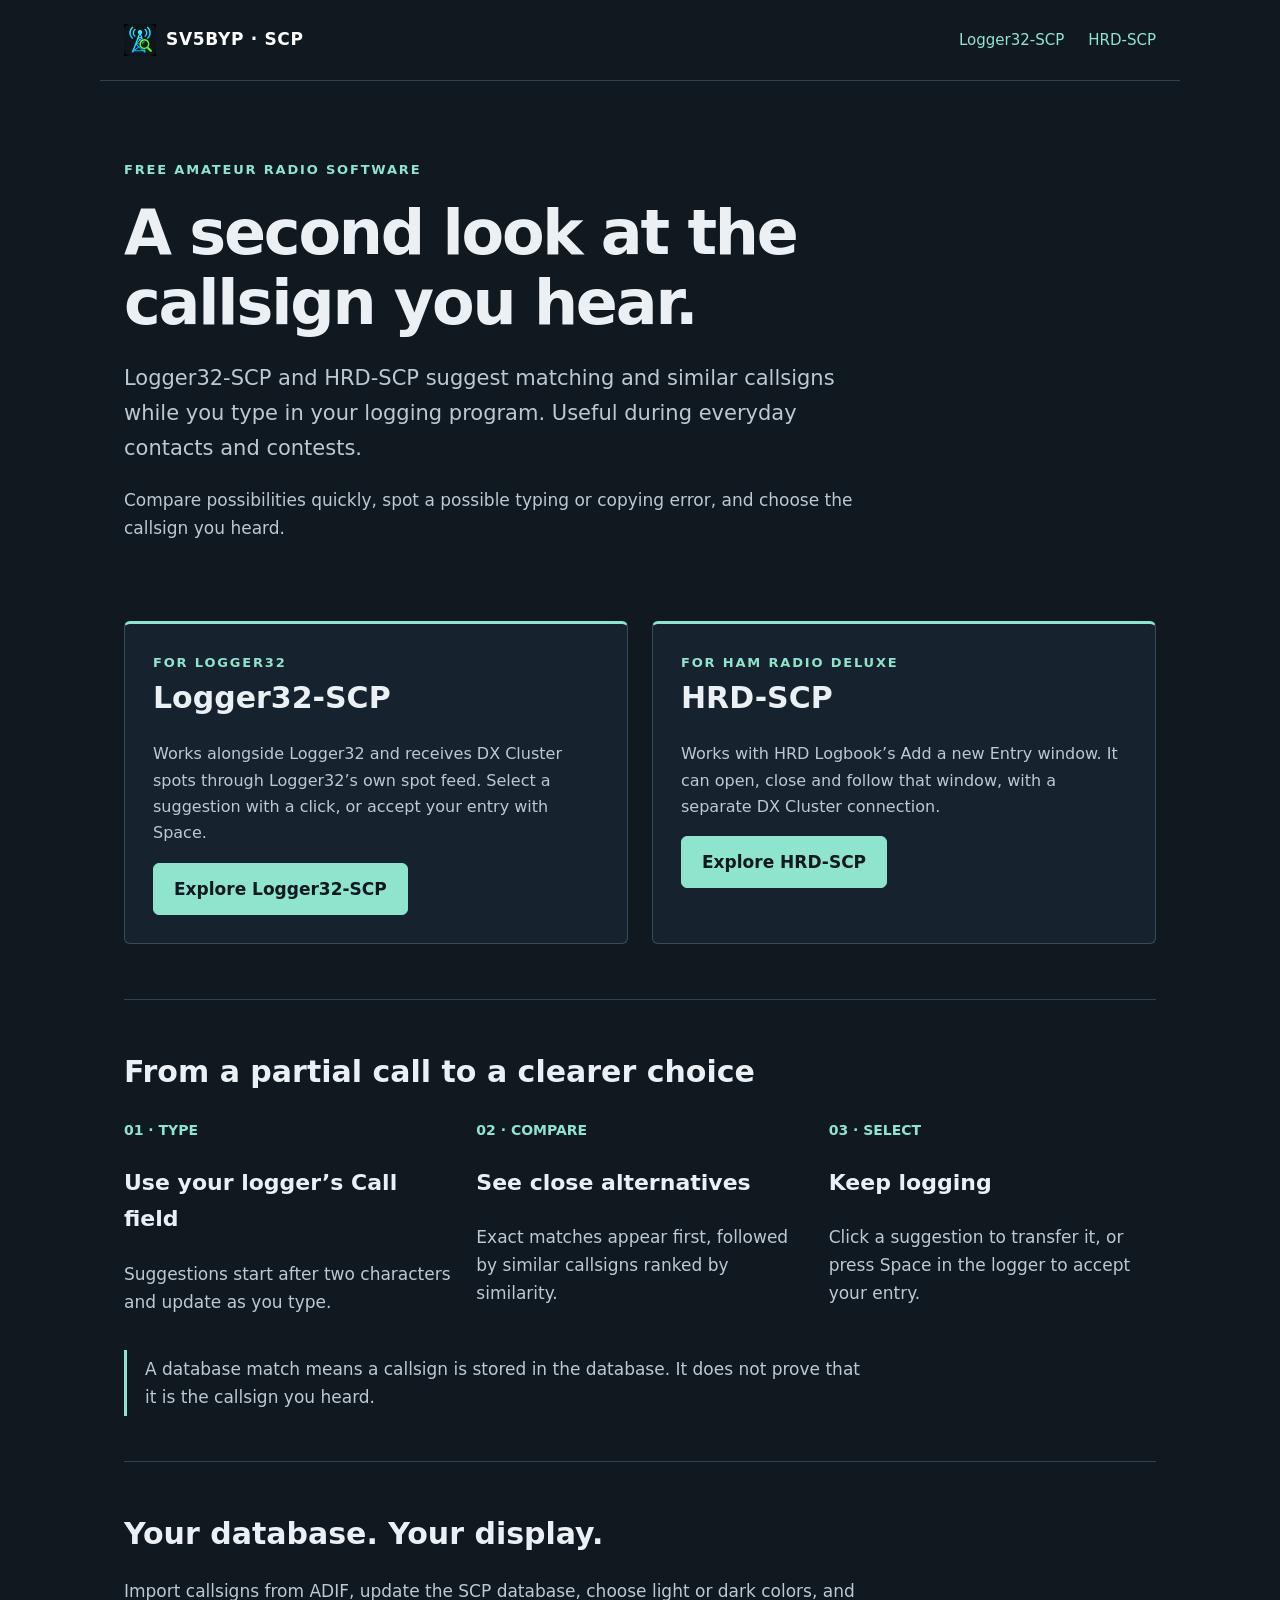
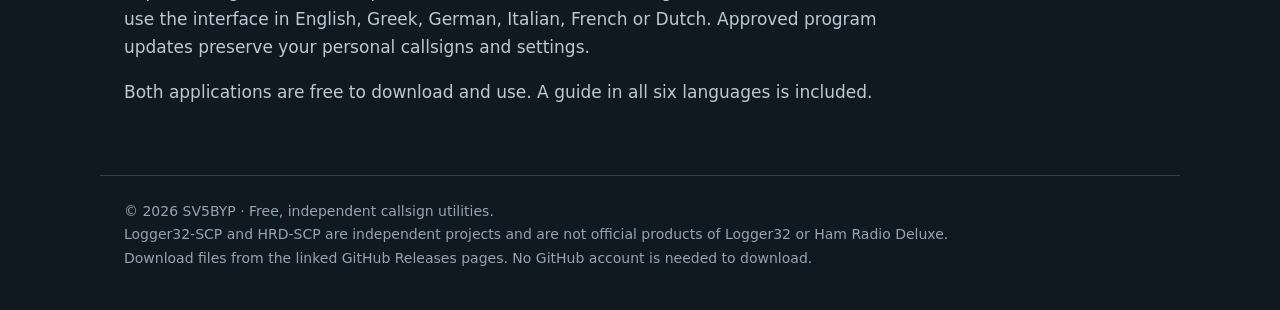
<file: index.html>
<!doctype html><html lang="en"><head><meta charset="utf-8"><meta name="viewport" content="width=device-width,initial-scale=1"><title>Logger32-SCP & HRD-SCP — Free Callsign Assistants | SV5BYP</title><meta name="description" content="Free Windows callsign assistants for Logger32 and Ham Radio Deluxe. Compare similar callsigns while typing, import ADIF and receive DX Cluster suggestions."><meta name="robots" content="index,follow"><link rel="canonical" href="https://sv5byp.github.io/"><meta property="og:type" content="website"><meta property="og:title" content="Logger32-SCP & HRD-SCP — Free Callsign Assistants | SV5BYP"><meta property="og:description" content="Free Windows callsign assistants for Logger32 and Ham Radio Deluxe. Compare similar callsigns while typing, import ADIF and receive DX Cluster suggestions."><meta property="og:url" content="https://sv5byp.github.io/"><link rel="icon" href="favicon.ico"><link rel="stylesheet" href="style.css"></head><body><header><a class="brand" href="./"><img class="icon" src="favicon.ico" alt="">SV5BYP · SCP</a><nav aria-label="Main navigation"><a href="logger32-scp.html">Logger32-SCP</a><a href="hrd-scp.html">HRD-SCP</a></nav></header><main><section class="hero"><div class="eyebrow">Free amateur radio software</div><h1>A second look at the callsign you hear.</h1><p class="intro">Logger32-SCP and HRD-SCP suggest matching and similar callsigns while you type in your logging program. Useful during everyday contacts and contests.</p><p>Compare possibilities quickly, spot a possible typing or copying error, and choose the callsign you heard.</p></section><div class="programs"><article class="program"><div class="eyebrow">For Logger32</div><h2>Logger32-SCP</h2><p>Works alongside Logger32 and receives DX Cluster spots through Logger32’s own spot feed. Select a suggestion with a click, or accept your entry with Space.</p><a class="button primary" href="logger32-scp.html">Explore Logger32-SCP</a></article><article class="program"><div class="eyebrow">For Ham Radio Deluxe</div><h2>HRD-SCP</h2><p>Works with HRD Logbook’s Add a new Entry window. It can open, close and follow that window, with a separate DX Cluster connection.</p><a class="button primary" href="hrd-scp.html">Explore HRD-SCP</a></article></div><section class="section"><h2>From a partial call to a clearer choice</h2><div class="steps"><article><span>01 · TYPE</span><h3>Use your logger’s Call field</h3><p>Suggestions start after two characters and update as you type.</p></article><article><span>02 · COMPARE</span><h3>See close alternatives</h3><p>Exact matches appear first, followed by similar callsigns ranked by similarity.</p></article><article><span>03 · SELECT</span><h3>Keep logging</h3><p>Click a suggestion to transfer it, or press Space in the logger to accept your entry.</p></article></div><p class="note">A database match means a callsign is stored in the database. It does not prove that it is the callsign you heard.</p></section><section class="section"><h2>Your database. Your display.</h2><p>Import callsigns from ADIF, update the SCP database, choose light or dark colors, and use the interface in English, Greek, German, Italian, French or Dutch. Approved program updates preserve your personal callsigns and settings.</p><p>Both applications are free to download and use. A guide in all six languages is included.</p></section></main><footer>© 2026 SV5BYP · Free, independent callsign utilities.<br>Logger32-SCP and HRD-SCP are independent projects and are not official products of Logger32 or Ham Radio Deluxe.<br>Download files from the linked GitHub Releases pages. No GitHub account is needed to download.</footer></body></html>
</file>
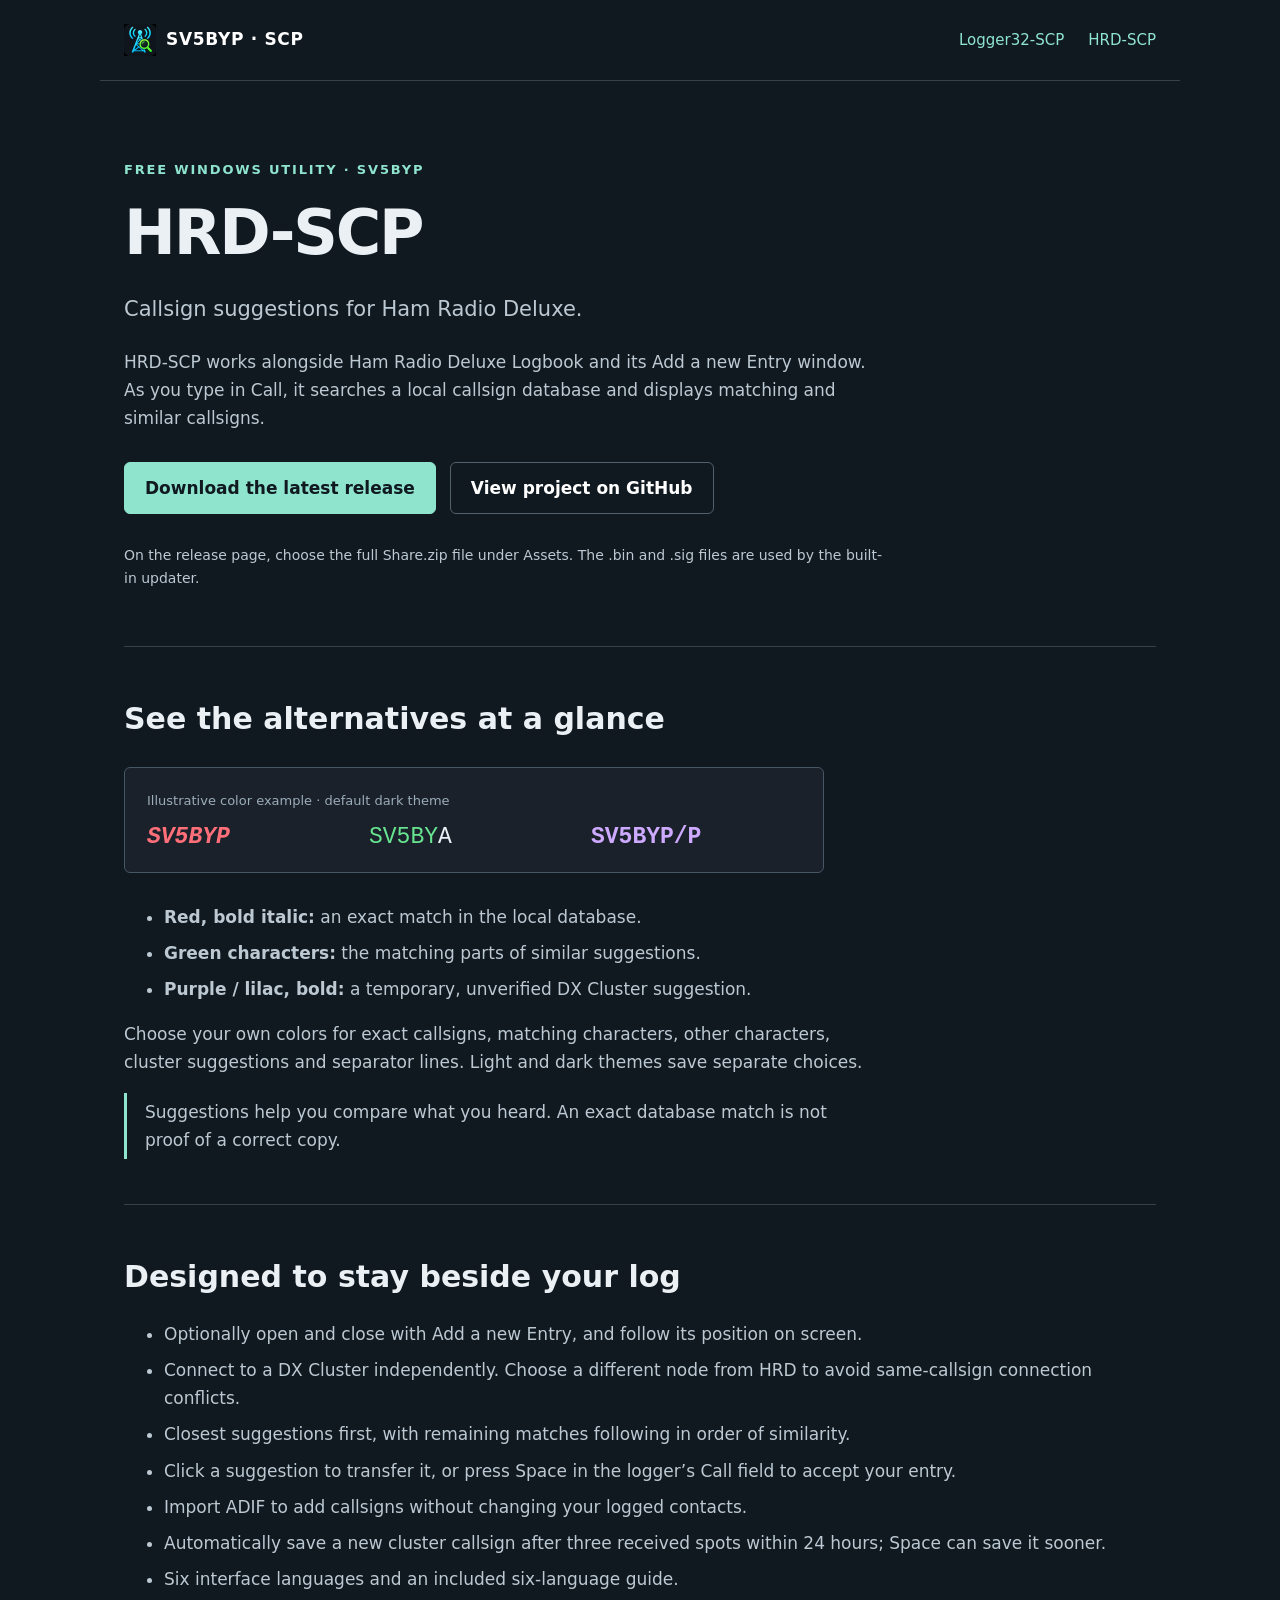
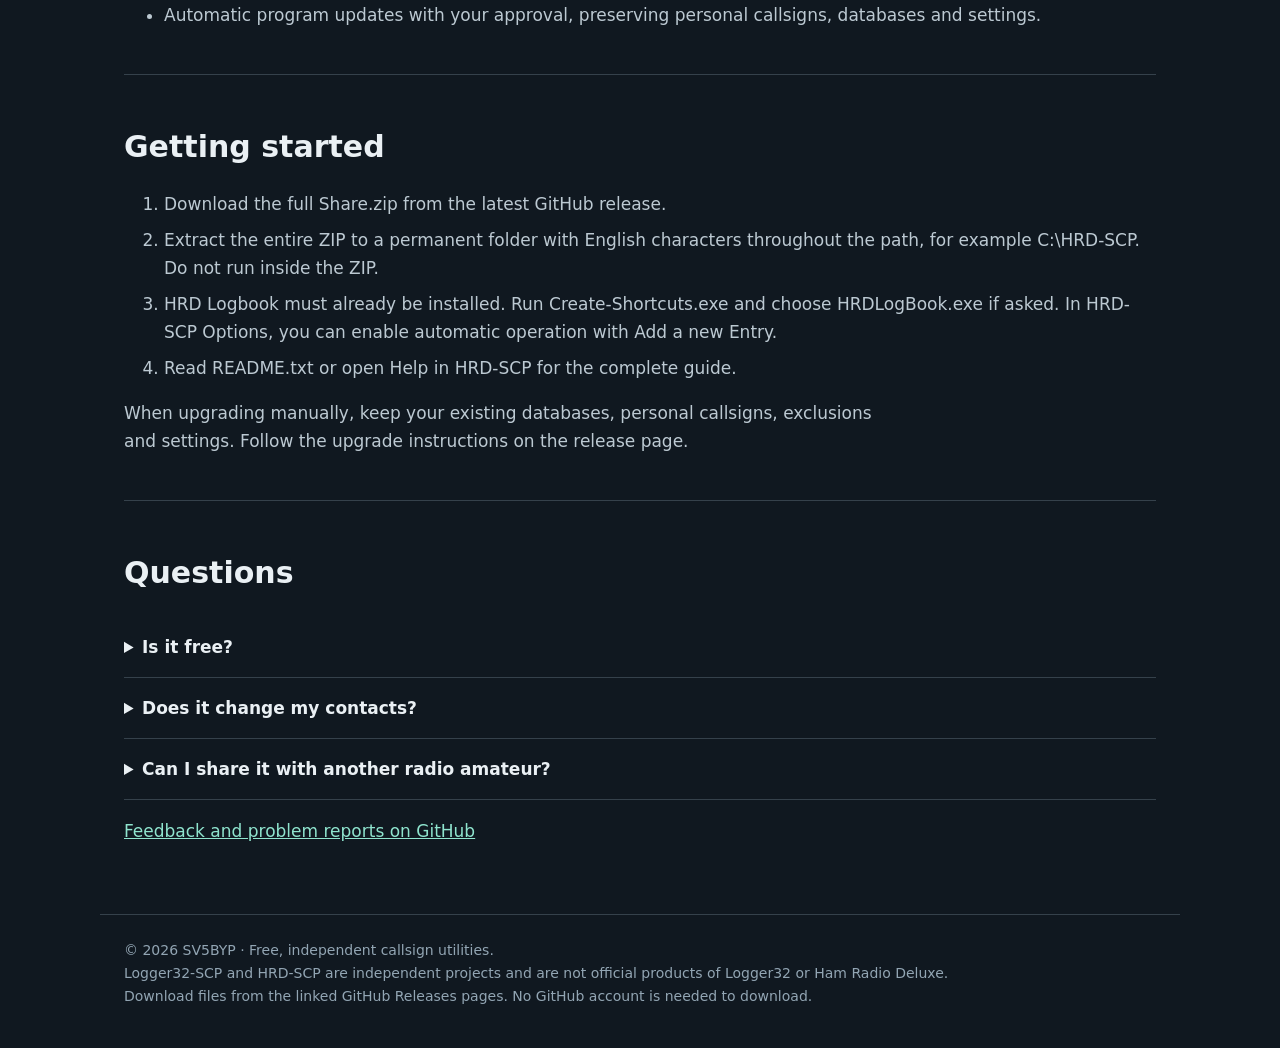
<file: hrd-scp.html>
<!doctype html><html lang="en"><head><meta charset="utf-8"><meta name="viewport" content="width=device-width,initial-scale=1"><title>HRD-SCP — Free Callsign Assistant for Ham Radio Deluxe | SV5BYP</title><meta name="description" content="HRD-SCP works alongside Ham Radio Deluxe Logbook and its Add a new Entry window. Similar callsign search, ADIF import, adjustable colors and approved automatic updates."><meta name="robots" content="index,follow"><link rel="canonical" href="https://sv5byp.github.io/hrd-scp.html"><meta property="og:type" content="website"><meta property="og:title" content="HRD-SCP — Free Callsign Assistant for Ham Radio Deluxe | SV5BYP"><meta property="og:description" content="HRD-SCP works alongside Ham Radio Deluxe Logbook and its Add a new Entry window. Similar callsign search, ADIF import, adjustable colors and approved automatic updates."><meta property="og:url" content="https://sv5byp.github.io/hrd-scp.html"><link rel="icon" href="favicon.ico"><link rel="stylesheet" href="style.css"><script type="application/ld+json">{"@context": "https://schema.org", "@type": "SoftwareApplication", "name": "HRD-SCP", "operatingSystem": "Windows", "applicationCategory": "UtilitiesApplication", "description": "HRD-SCP works alongside Ham Radio Deluxe Logbook and its Add a new Entry window.", "url": "https://sv5byp.github.io/hrd-scp.html", "downloadUrl": "https://github.com/sv5byp/HRD-SCP/releases/latest", "offers": {"@type": "Offer", "price": "0", "priceCurrency": "EUR"}}</script></head><body><header><a class="brand" href="./"><img class="icon" src="favicon.ico" alt="">SV5BYP · SCP</a><nav aria-label="Main navigation"><a href="logger32-scp.html">Logger32-SCP</a><a href="hrd-scp.html">HRD-SCP</a></nav></header><main><section class="hero"><div class="eyebrow">Free Windows utility · SV5BYP</div><h1>HRD-SCP</h1><p class="intro">Callsign suggestions for Ham Radio Deluxe.</p><p>HRD-SCP works alongside Ham Radio Deluxe Logbook and its Add a new Entry window. As you type in Call, it searches a local callsign database and displays matching and similar callsigns.</p><div class="buttons"><a class="button primary" href="https://github.com/sv5byp/HRD-SCP/releases/latest">Download the latest release</a><a class="button" href="https://github.com/sv5byp/HRD-SCP">View project on GitHub</a></div><p class="small">On the release page, choose the full Share.zip file under Assets. The .bin and .sig files are used by the built-in updater.</p></section><section class="section"><h2>See the alternatives at a glance</h2><div class="sample"><div class="sample-label">Illustrative color example · default dark theme</div><div class="calls"><span class="exact">SV5BYP</span><span><span class="match">SV5BY</span>A</span><span class="temp">SV5BYP/P</span></div></div><ul><li><strong>Red, bold italic:</strong> an exact match in the local database.</li><li><strong>Green characters:</strong> the matching parts of similar suggestions.</li><li><strong>Purple / lilac, bold:</strong> a temporary, unverified DX Cluster suggestion.</li></ul><p>Choose your own colors for exact callsigns, matching characters, other characters, cluster suggestions and separator lines. Light and dark themes save separate choices.</p><p class="note">Suggestions help you compare what you heard. An exact database match is not proof of a correct copy.</p></section><section class="section"><h2>Designed to stay beside your log</h2><ul><li>Optionally open and close with Add a new Entry, and follow its position on screen.</li><li>Connect to a DX Cluster independently. Choose a different node from HRD to avoid same-callsign connection conflicts.</li><li>Closest suggestions first, with remaining matches following in order of similarity.</li><li>Click a suggestion to transfer it, or press Space in the logger’s Call field to accept your entry.</li><li>Import ADIF to add callsigns without changing your logged contacts.</li><li>Automatically save a new cluster callsign after three received spots within 24 hours; Space can save it sooner.</li><li>Six interface languages and an included six-language guide.</li><li>Automatic program updates with your approval, preserving personal callsigns, databases and settings.</li></ul></section><section class="section"><h2>Getting started</h2><ol><li>Download the full Share.zip from the latest GitHub release.</li><li>Extract the entire ZIP to a permanent folder with English characters throughout the path, for example C:\HRD-SCP. Do not run inside the ZIP.</li><li>HRD Logbook must already be installed. Run Create-Shortcuts.exe and choose HRDLogBook.exe if asked. In HRD-SCP Options, you can enable automatic operation with Add a new Entry.</li><li>Read README.txt or open Help in HRD-SCP for the complete guide.</li></ol><p>When upgrading manually, keep your existing databases, personal callsigns, exclusions and settings. Follow the upgrade instructions on the release page.</p></section><section class="section"><h2>Questions</h2><details><summary>Is it free?</summary><p>Yes. HRD-SCP is free to download and use. You do not need a GitHub account to download a release.</p></details><details><summary>Does it change my contacts?</summary><p>ADIF import adds callsigns to the suggestion database. It does not alter your existing logged contacts.</p></details><details><summary>Can I share it with another radio amateur?</summary><p>Share the official release-page link so they can download the current clean package with the guide. Do not share your personal settings or callsign data files.</p></details><p><a href="https://github.com/sv5byp/HRD-SCP/issues">Feedback and problem reports on GitHub</a></p></section></main><footer>© 2026 SV5BYP · Free, independent callsign utilities.<br>Logger32-SCP and HRD-SCP are independent projects and are not official products of Logger32 or Ham Radio Deluxe.<br>Download files from the linked GitHub Releases pages. No GitHub account is needed to download.</footer></body></html>
</file>
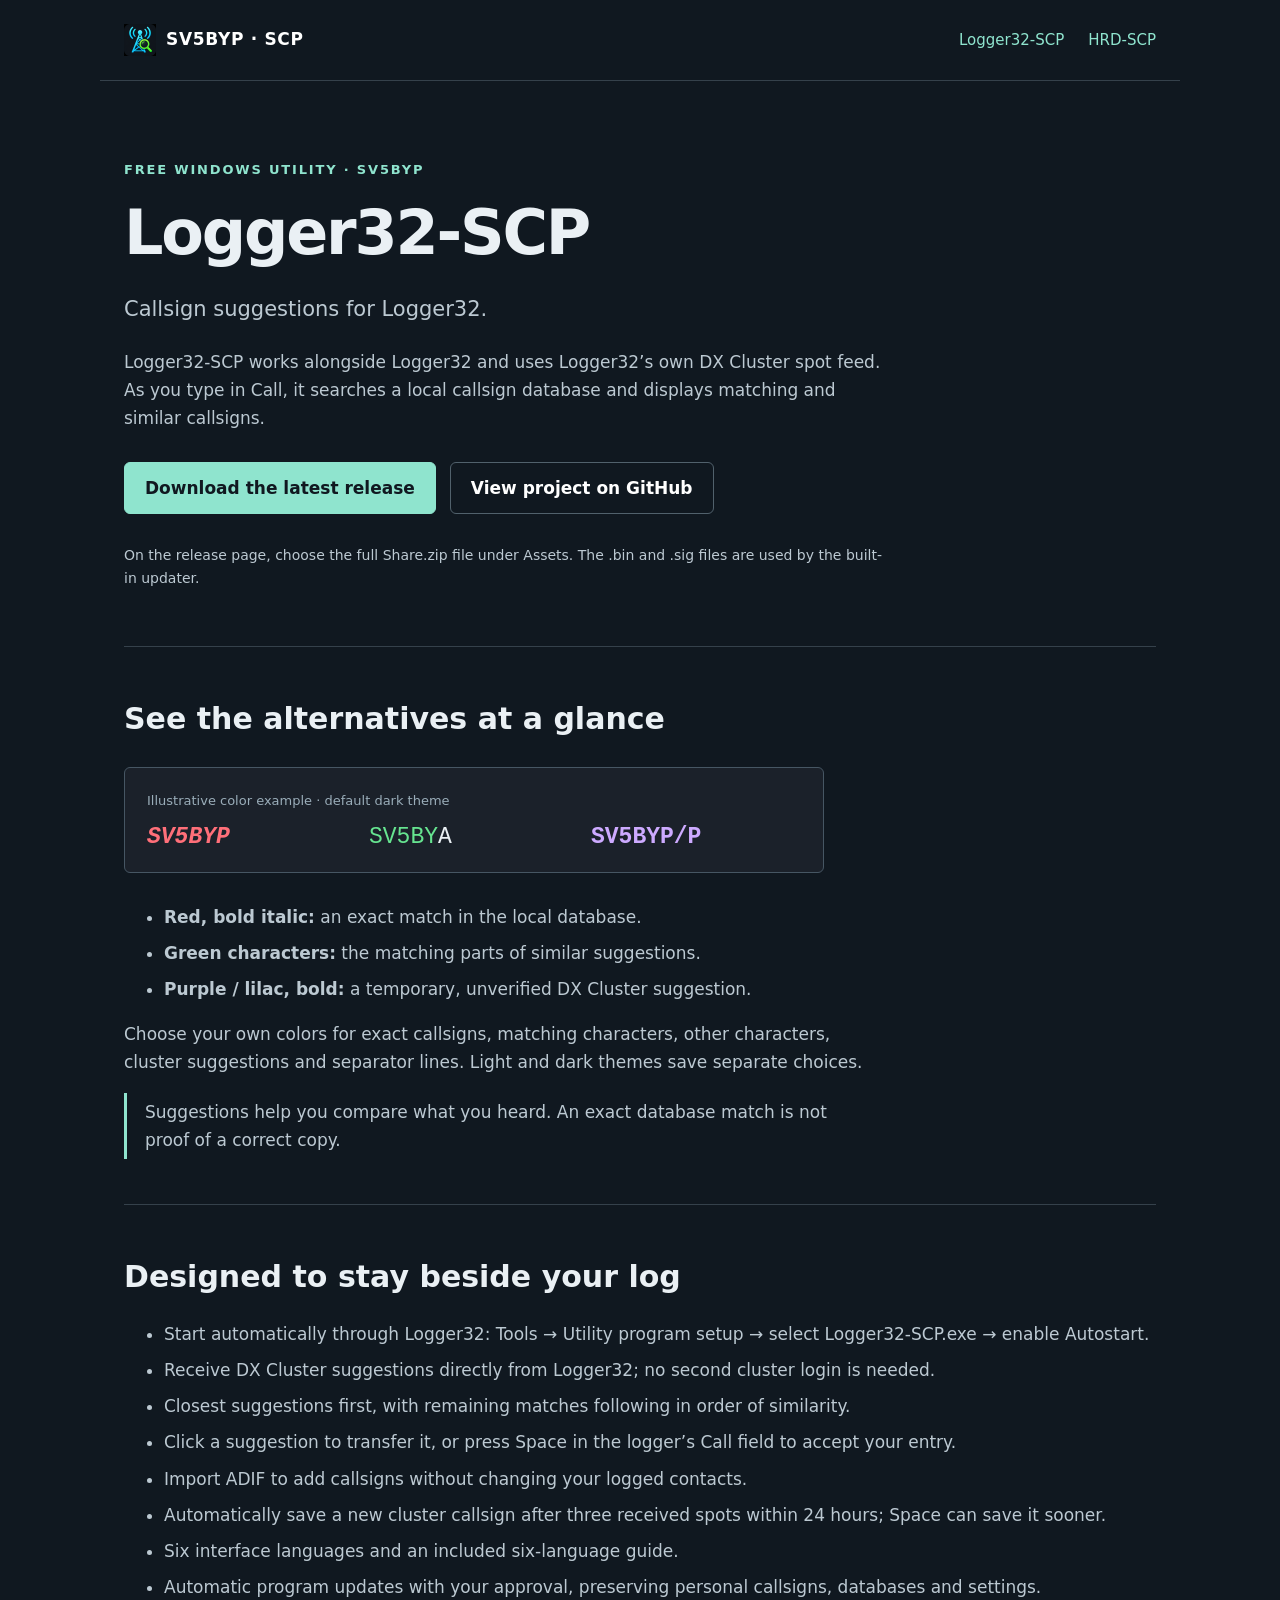
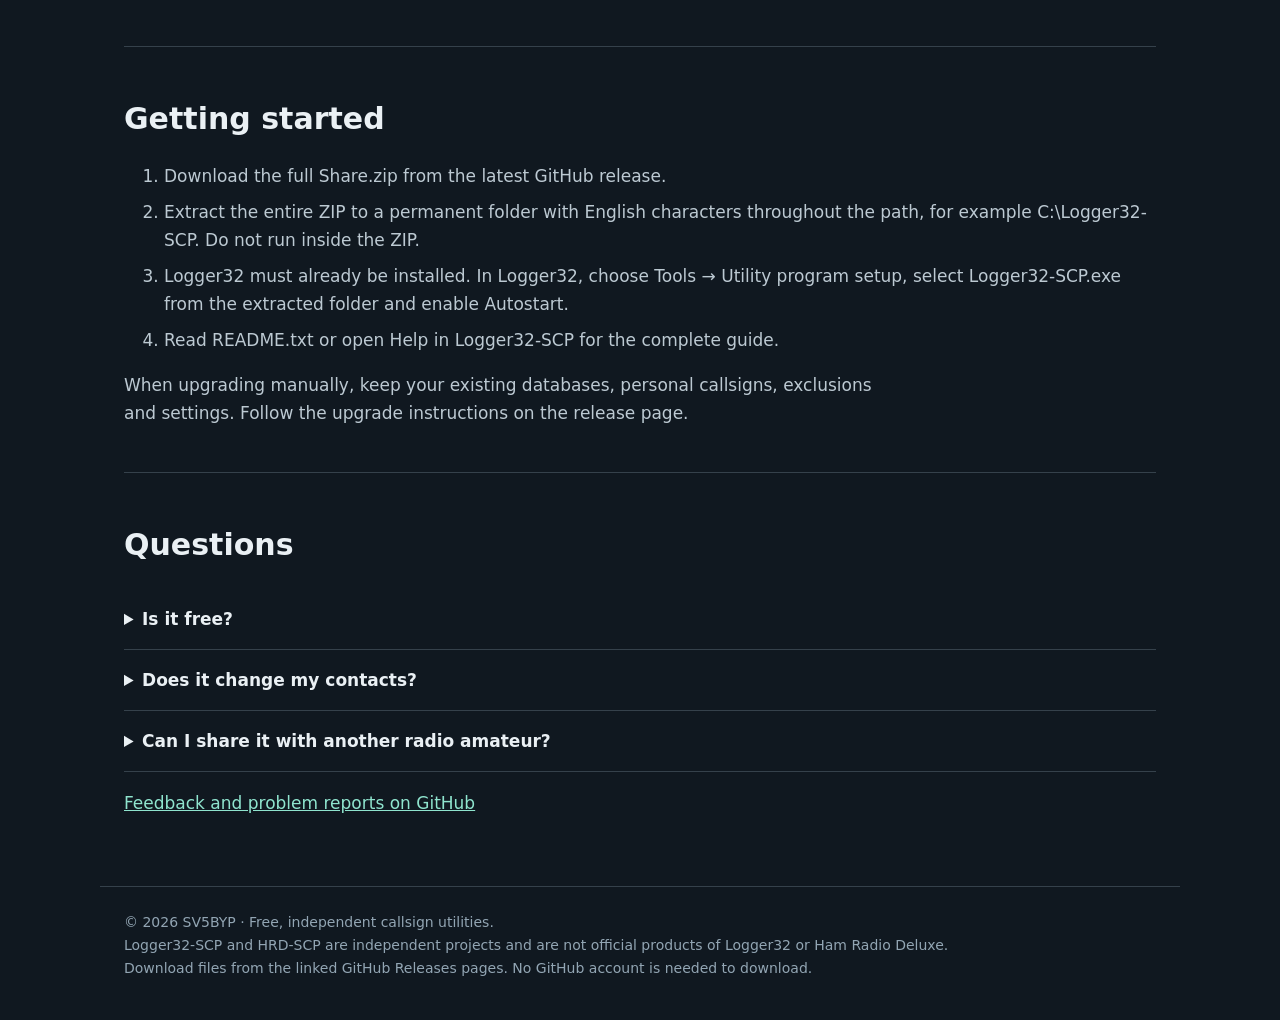
<file: logger32-scp.html>
<!doctype html><html lang="en"><head><meta charset="utf-8"><meta name="viewport" content="width=device-width,initial-scale=1"><title>Logger32-SCP — Free Callsign Assistant for Logger32 | SV5BYP</title><meta name="description" content="Logger32-SCP works alongside Logger32 and uses Logger32’s own DX Cluster spot feed. Similar callsign search, ADIF import, adjustable colors and approved automatic updates."><meta name="robots" content="index,follow"><link rel="canonical" href="https://sv5byp.github.io/logger32-scp.html"><meta property="og:type" content="website"><meta property="og:title" content="Logger32-SCP — Free Callsign Assistant for Logger32 | SV5BYP"><meta property="og:description" content="Logger32-SCP works alongside Logger32 and uses Logger32’s own DX Cluster spot feed. Similar callsign search, ADIF import, adjustable colors and approved automatic updates."><meta property="og:url" content="https://sv5byp.github.io/logger32-scp.html"><link rel="icon" href="favicon.ico"><link rel="stylesheet" href="style.css"><script type="application/ld+json">{"@context": "https://schema.org", "@type": "SoftwareApplication", "name": "Logger32-SCP", "operatingSystem": "Windows", "applicationCategory": "UtilitiesApplication", "description": "Logger32-SCP works alongside Logger32 and uses Logger32’s own DX Cluster spot feed.", "url": "https://sv5byp.github.io/logger32-scp.html", "downloadUrl": "https://github.com/sv5byp/Logger32-SCP/releases/latest", "offers": {"@type": "Offer", "price": "0", "priceCurrency": "EUR"}}</script></head><body><header><a class="brand" href="./"><img class="icon" src="favicon.ico" alt="">SV5BYP · SCP</a><nav aria-label="Main navigation"><a href="logger32-scp.html">Logger32-SCP</a><a href="hrd-scp.html">HRD-SCP</a></nav></header><main><section class="hero"><div class="eyebrow">Free Windows utility · SV5BYP</div><h1>Logger32-SCP</h1><p class="intro">Callsign suggestions for Logger32.</p><p>Logger32-SCP works alongside Logger32 and uses Logger32’s own DX Cluster spot feed. As you type in Call, it searches a local callsign database and displays matching and similar callsigns.</p><div class="buttons"><a class="button primary" href="https://github.com/sv5byp/Logger32-SCP/releases/latest">Download the latest release</a><a class="button" href="https://github.com/sv5byp/Logger32-SCP">View project on GitHub</a></div><p class="small">On the release page, choose the full Share.zip file under Assets. The .bin and .sig files are used by the built-in updater.</p></section><section class="section"><h2>See the alternatives at a glance</h2><div class="sample"><div class="sample-label">Illustrative color example · default dark theme</div><div class="calls"><span class="exact">SV5BYP</span><span><span class="match">SV5BY</span>A</span><span class="temp">SV5BYP/P</span></div></div><ul><li><strong>Red, bold italic:</strong> an exact match in the local database.</li><li><strong>Green characters:</strong> the matching parts of similar suggestions.</li><li><strong>Purple / lilac, bold:</strong> a temporary, unverified DX Cluster suggestion.</li></ul><p>Choose your own colors for exact callsigns, matching characters, other characters, cluster suggestions and separator lines. Light and dark themes save separate choices.</p><p class="note">Suggestions help you compare what you heard. An exact database match is not proof of a correct copy.</p></section><section class="section"><h2>Designed to stay beside your log</h2><ul><li>Start automatically through Logger32: Tools → Utility program setup → select Logger32-SCP.exe → enable Autostart.</li><li>Receive DX Cluster suggestions directly from Logger32; no second cluster login is needed.</li><li>Closest suggestions first, with remaining matches following in order of similarity.</li><li>Click a suggestion to transfer it, or press Space in the logger’s Call field to accept your entry.</li><li>Import ADIF to add callsigns without changing your logged contacts.</li><li>Automatically save a new cluster callsign after three received spots within 24 hours; Space can save it sooner.</li><li>Six interface languages and an included six-language guide.</li><li>Automatic program updates with your approval, preserving personal callsigns, databases and settings.</li></ul></section><section class="section"><h2>Getting started</h2><ol><li>Download the full Share.zip from the latest GitHub release.</li><li>Extract the entire ZIP to a permanent folder with English characters throughout the path, for example C:\Logger32-SCP. Do not run inside the ZIP.</li><li>Logger32 must already be installed. In Logger32, choose Tools → Utility program setup, select Logger32-SCP.exe from the extracted folder and enable Autostart.</li><li>Read README.txt or open Help in Logger32-SCP for the complete guide.</li></ol><p>When upgrading manually, keep your existing databases, personal callsigns, exclusions and settings. Follow the upgrade instructions on the release page.</p></section><section class="section"><h2>Questions</h2><details><summary>Is it free?</summary><p>Yes. Logger32-SCP is free to download and use. You do not need a GitHub account to download a release.</p></details><details><summary>Does it change my contacts?</summary><p>ADIF import adds callsigns to the suggestion database. It does not alter your existing logged contacts.</p></details><details><summary>Can I share it with another radio amateur?</summary><p>Share the official release-page link so they can download the current clean package with the guide. Do not share your personal settings or callsign data files.</p></details><p><a href="https://github.com/sv5byp/Logger32-SCP/issues">Feedback and problem reports on GitHub</a></p></section></main><footer>© 2026 SV5BYP · Free, independent callsign utilities.<br>Logger32-SCP and HRD-SCP are independent projects and are not official products of Logger32 or Ham Radio Deluxe.<br>Download files from the linked GitHub Releases pages. No GitHub account is needed to download.</footer></body></html>
</file>
<file: style.css>
*{box-sizing:border-box}html{scroll-behavior:smooth}body{margin:0;background:#101820;color:#eaf0f4;font:17px/1.65 system-ui,-apple-system,Segoe UI,sans-serif}a{color:#8fe4ce}a:hover{color:#fff}header,main,footer{max-width:1080px;margin:auto;padding:24px}header{display:flex;justify-content:space-between;align-items:center;border-bottom:1px solid #35414b}nav{display:flex;gap:24px}nav a{text-decoration:none;font-size:15px}.brand{font-weight:750;color:white;text-decoration:none;letter-spacing:.04em}.eyebrow{color:#8fe4ce;text-transform:uppercase;letter-spacing:.14em;font-size:13px;font-weight:700}h1{font-size:clamp(34px,6vw,62px);line-height:1.12;letter-spacing:-.035em;margin:18px 0 24px;max-width:850px}h2{font-size:30px;line-height:1.25}h3{font-size:22px}p{max-width:760px;color:#bcc9d2}.hero{padding:54px 0 42px}.intro{font-size:21px;max-width:760px}.buttons{display:flex;flex-wrap:wrap;gap:14px;margin:30px 0}.button{display:inline-block;border:1px solid #51616c;border-radius:6px;padding:11px 20px;color:white;text-decoration:none;font-weight:650}.primary{background:#8fe4ce;border-color:#8fe4ce;color:#101820}.primary:hover{background:#b3f6e5;color:#101820}.programs{display:grid;grid-template-columns:1fr 1fr;gap:24px;margin:20px 0 55px}.program{padding:28px;border:1px solid #3b4b58;border-top:3px solid #8fe4ce;border-radius:6px;background:#16222d}.program p{font-size:16px}.program h2{margin-top:5px}.section{border-top:1px solid #35414b;padding:28px 0}.steps{display:grid;grid-template-columns:repeat(3,1fr);gap:25px}.steps span{color:#8fe4ce;font-weight:800;font-size:14px}.sample{border:1px solid #465663;border-radius:6px;padding:22px;margin:30px 0;background:#1b212a;max-width:700px}.sample-label{color:#9aadb9;font-size:13px;margin-bottom:12px}.calls{display:grid;grid-template-columns:repeat(3,1fr);gap:12px;font:23px Consolas,monospace}.exact{color:#ff6f79;font-weight:bold;font-style:italic}.match{color:#66e490}.temp{color:#cdaaff;font-weight:bold}li{margin-bottom:8px;color:#bcc9d2}.note{border-left:3px solid #8fe4ce;padding:5px 18px;color:#bcc9d2}footer{font-size:14px;border-top:1px solid #35414b;color:#92a5b3;padding-bottom:40px}.small{font-size:14px}.icon{width:32px;height:32px;vertical-align:middle;margin-right:10px}details{padding:16px 0;border-bottom:1px solid #35414b}summary{cursor:pointer;font-weight:650}@media(max-width:650px){header{align-items:flex-start;gap:20px;flex-direction:column}nav{gap:18px}.hero{padding-top:30px}.programs,.steps{grid-template-columns:1fr}.calls{font-size:20px}h1{font-size:39px}.program{padding:22px}}
</file>
